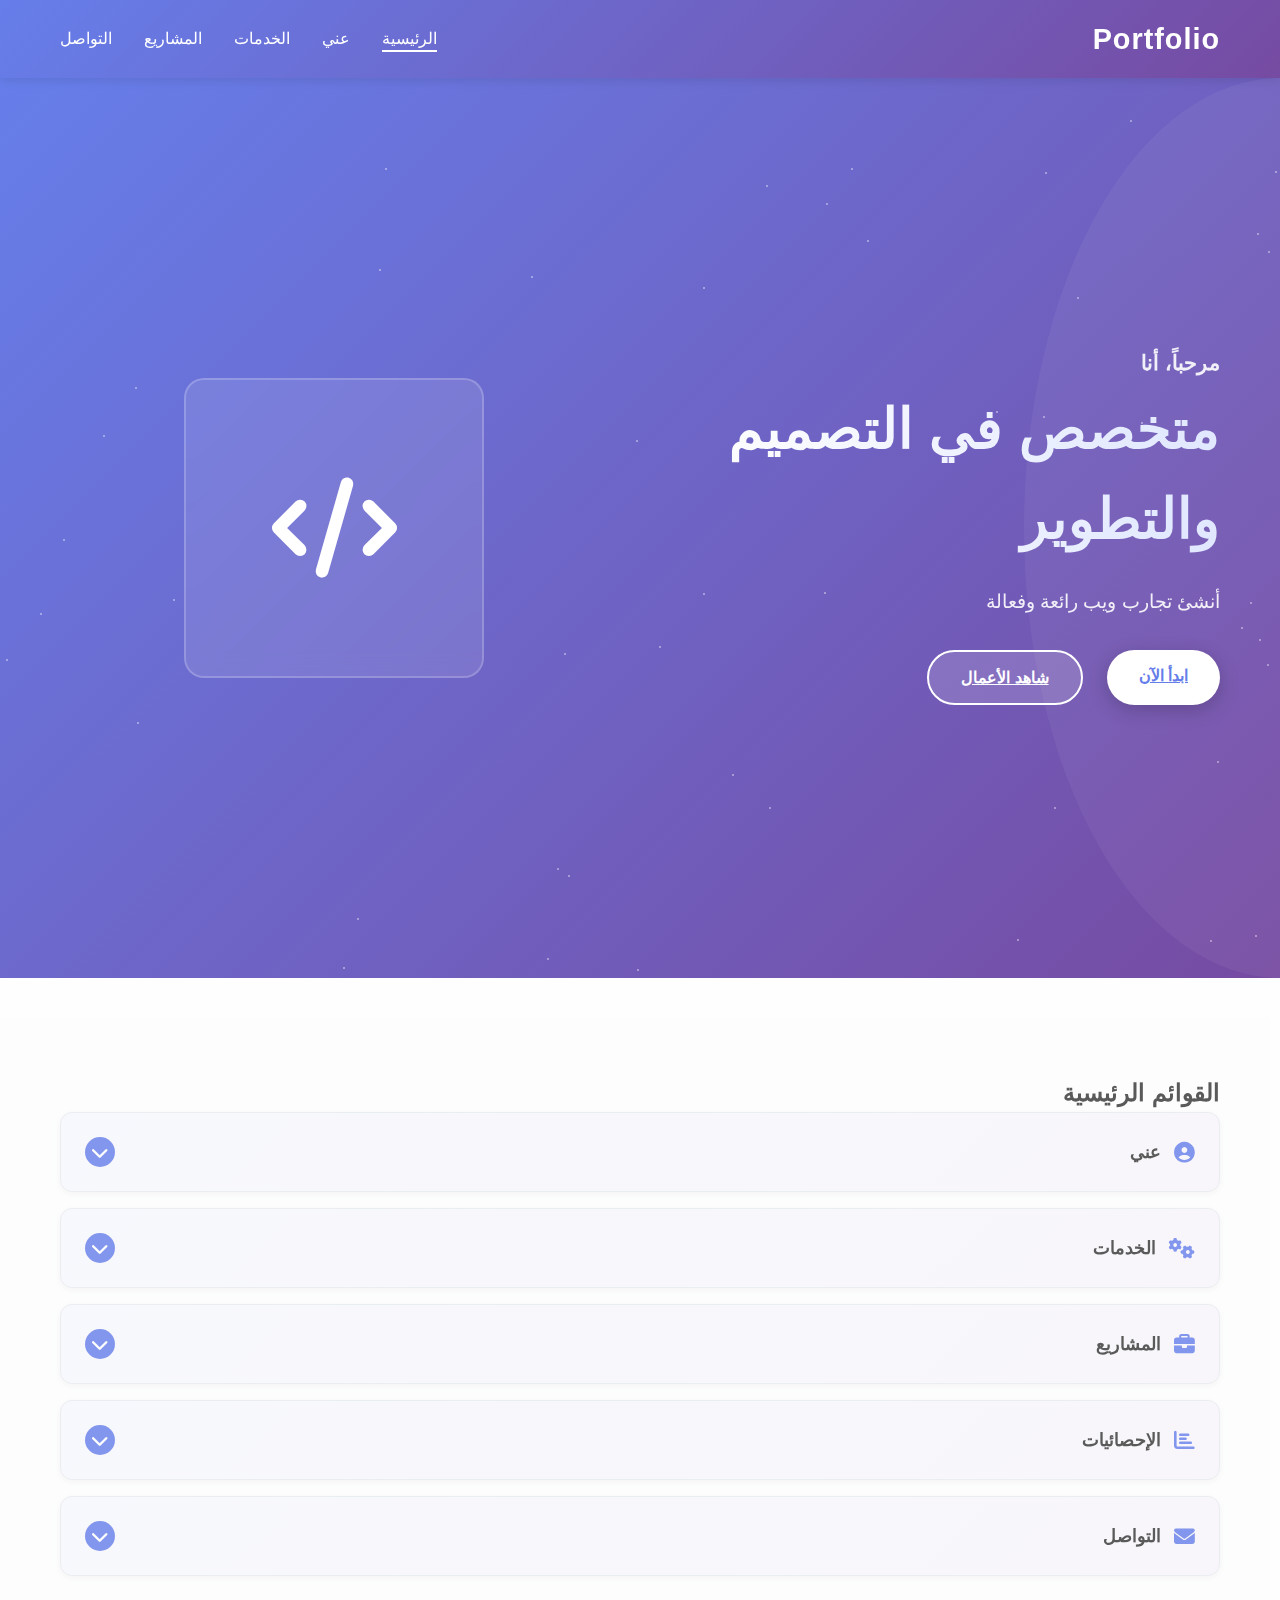
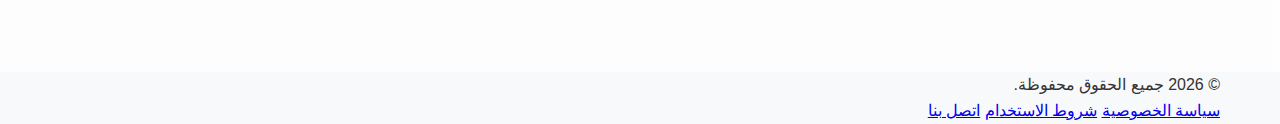
<file: index.html>
<!DOCTYPE html>
<html lang="ar" dir="rtl">
<head>
    <meta charset="UTF-8">
    <meta name="viewport" content="width=device-width, initial-scale=1.0">
    <title>موقع احترافي</title>
    <!-- CSS Files -->
    <link rel="stylesheet" href="css/base.css">
    <link rel="stylesheet" href="css/navbar.css">
    <link rel="stylesheet" href="css/hero.css">
    <link rel="stylesheet" href="css/accordion.css">
    <!-- Font Awesome -->
    <link rel="stylesheet" href="https://cdnjs.cloudflare.com/ajax/libs/font-awesome/6.4.0/css/all.min.css">
</head>
<body>
    <!-- Navbar Section -->
    <nav class="navbar">
        <div class="container">
            <div class="nav-brand">
                <h1 class="logo">Portfolio</h1>
            </div>
            <ul class="nav-menu">
                <li><a href="index.html" class="nav-link active">الرئيسية</a></li>
                <li><a href="pages/about.html" class="nav-link">عني</a></li>
                <li><a href="pages/services.html" class="nav-link">الخدمات</a></li>
                <li><a href="pages/projects.html" class="nav-link">المشاريع</a></li>
                <li><a href="pages/contact.html" class="nav-link">التواصل</a></li>
            </ul>
            <div class="hamburger">
                <span></span>
                <span></span>
                <span></span>
            </div>
        </div>
    </nav>

    <!-- Hero Section -->
    <section class="hero">
        <div class="stars"></div>
        <div class="container">
            <div class="hero-content">
                <div class="hero-text">
                    <h2 class="hero-title">مرحباً، أنا</h2>
                    <h1 class="hero-name">متخصص في التصميم والتطوير</h1>
                    <p class="hero-subtitle">أنشئ تجارب ويب رائعة وفعالة</p>
                    <div class="hero-buttons">
                        <a href="pages/contact.html" class="btn btn-primary">ابدأ الآن</a>
                        <a href="pages/projects.html" class="btn btn-secondary">شاهد الأعمال</a>
                    </div>
                </div>
                <div class="hero-image">
                    <div class="image-box">
                        <i class="fas fa-code"></i>
                    </div>
                </div>
            </div>
        </div>
    </section>

    <!-- Accordion Menus Section -->
    <section class="menus-section">
        <div class="container">
            <h2 class="section-title">القوائم الرئيسية</h2>
            <div class="accordion-container">
                <!-- About Accordion -->
                <div class="accordion-item">
                    <button class="accordion-header" onclick="toggleAccordion(this)">
                        <span class="accordion-title">
                            <i class="fas fa-user-circle"></i>
                            عني
                        </span>
                        <span class="accordion-icon">
                            <i class="fas fa-chevron-down"></i>
                        </span>
                    </button>
                    <div class="accordion-content">
                        <div class="accordion-body">
                            <p>أنا مطور ومصمم ويب متخصص في إنشاء تجارب رقمية احترافية وفعالة. مع خبرة عديدة سنوات في مجال التطوير، أقدم حلولاً مبتكرة وحديثة.</p>
                            <p style="margin-top: 1rem;">أتميز بالاهتمام بالتفاصيل والتزام بالجودة العالية في كل مشروع أعمل عليه.</p>
                            <a href="pages/about.html" class="btn btn-small">اقرأ المزيد</a>
                        </div>
                    </div>
                </div>

                <!-- Services Accordion -->
                <div class="accordion-item">
                    <button class="accordion-header" onclick="toggleAccordion(this)">
                        <span class="accordion-title">
                            <i class="fas fa-cogs"></i>
                            الخدمات
                        </span>
                        <span class="accordion-icon">
                            <i class="fas fa-chevron-down"></i>
                        </span>
                    </button>
                    <div class="accordion-content">
                        <div class="accordion-body">
                            <ul class="services-list">
                                <li><i class="fas fa-pencil-ruler"></i> تصميم الويب</li>
                                <li><i class="fas fa-code"></i> تطوير الويب</li>
                                <li><i class="fas fa-mobile-alt"></i> التصميم المتجاوب</li>
                                <li><i class="fas fa-search"></i> تحسين الأداء</li>
                                <li><i class="fas fa-sync-alt"></i> الصيانة والدعم</li>
                                <li><i class="fas fa-chart-line"></i> التحليل والإحصائيات</li>
                            </ul>
                            <a href="pages/services.html" class="btn btn-small">عرض كل الخدمات</a>
                        </div>
                    </div>
                </div>

                <!-- Projects Accordion -->
                <div class="accordion-item">
                    <button class="accordion-header" onclick="toggleAccordion(this)">
                        <span class="accordion-title">
                            <i class="fas fa-briefcase"></i>
                            المشاريع
                        </span>
                        <span class="accordion-icon">
                            <i class="fas fa-chevron-down"></i>
                        </span>
                    </button>
                    <div class="accordion-content">
                        <div class="accordion-body">
                            <ul class="projects-list">
                                <li><strong>موقع شركة</strong> - تصميم وتطوير موقع احترافي لشركة عقارية</li>
                                <li><strong>متجر إلكتروني</strong> - متجر عصري بنظام دفع آمن</li>
                                <li><strong>منصة مدونة</strong> - منصة تدوين متقدمة مع نظام تعليقات</li>
                                <li><strong>تطبيق موبايل</strong> - تطبيق جوال لإدارة المهام</li>
                                <li><strong>بوابة الخدمات</strong> - منصة تفاعلية للخدمات الحكومية</li>
                                <li><strong>منصة الفيديو</strong> - منصة بث ومشاركة فيديوهات</li>
                            </ul>
                            <a href="pages/projects.html" class="btn btn-small">عرض جميع المشاريع</a>
                        </div>
                    </div>
                </div>

                <!-- Statistics Accordion -->
                <div class="accordion-item">
                    <button class="accordion-header" onclick="toggleAccordion(this)">
                        <span class="accordion-title">
                            <i class="fas fa-chart-bar"></i>
                            الإحصائيات
                        </span>
                        <span class="accordion-icon">
                            <i class="fas fa-chevron-down"></i>
                        </span>
                    </button>
                    <div class="accordion-content">
                        <div class="accordion-body">
                            <div class="stats-grid">
                                <div class="stat-item">
                                    <h3 class="stat-number">150+</h3>
                                    <p>مشروع منجز</p>
                                </div>
                                <div class="stat-item">
                                    <h3 class="stat-number">95%</h3>
                                    <p>عملاء راضون</p>
                                </div>
                                <div class="stat-item">
                                    <h3 class="stat-number">8+</h3>
                                    <p>سنوات خبرة</p>
                                </div>
                                <div class="stat-item">
                                    <h3 class="stat-number">50+</h3>
                                    <p>عميل عالمي</p>
                                </div>
                            </div>
                        </div>
                    </div>
                </div>

                <!-- Contact Accordion -->
                <div class="accordion-item">
                    <button class="accordion-header" onclick="toggleAccordion(this)">
                        <span class="accordion-title">
                            <i class="fas fa-envelope"></i>
                            التواصل
                        </span>
                        <span class="accordion-icon">
                            <i class="fas fa-chevron-down"></i>
                        </span>
                    </button>
                    <div class="accordion-content">
                        <div class="accordion-body">
                            <div class="contact-info-list">
                                <div class="info-item">
                                    <i class="fas fa-map-marker-alt"></i>
                                    <div>
                                        <h4>العنوان</h4>
                                        <p>الإمارات العربية المتحدة</p>
                                    </div>
                                </div>
                                <div class="info-item">
                                    <i class="fas fa-envelope"></i>
                                    <div>
                                        <h4>البريد الإلكتروني</h4>
                                        <p>info@example.com</p>
                                    </div>
                                </div>
                                <div class="info-item">
                                    <i class="fas fa-phone"></i>
                                    <div>
                                        <h4>الهاتف</h4>
                                        <p>+971 50 123 4567</p>
                                    </div>
                                </div>
                            </div>
                            <a href="pages/contact.html" class="btn btn-small" style="margin-top: 1rem;">الذهاب إلى نموذج التواصل</a>
                        </div>
                    </div>
                </div>
            </div>
        </div>
    </section>

    <!-- Footer -->
    <footer class="footer">
        <div class="container">
            <p>&copy; 2026 جميع الحقوق محفوظة.</p>
            <div class="footer-links">
                <a href="#">سياسة الخصوصية</a>
                <a href="#">شروط الاستخدام</a>
                <a href="pages/contact.html">اتصل بنا</a>
            </div>
        </div>
    </footer>

    <!-- JavaScript Files -->
    <script src="js/navigation.js"></script>
    <script src="js/stars.js"></script>
    <script src="js/accordion.js"></script>
    <script src="js/utils.js"></script>
</body>
</html>
</file>
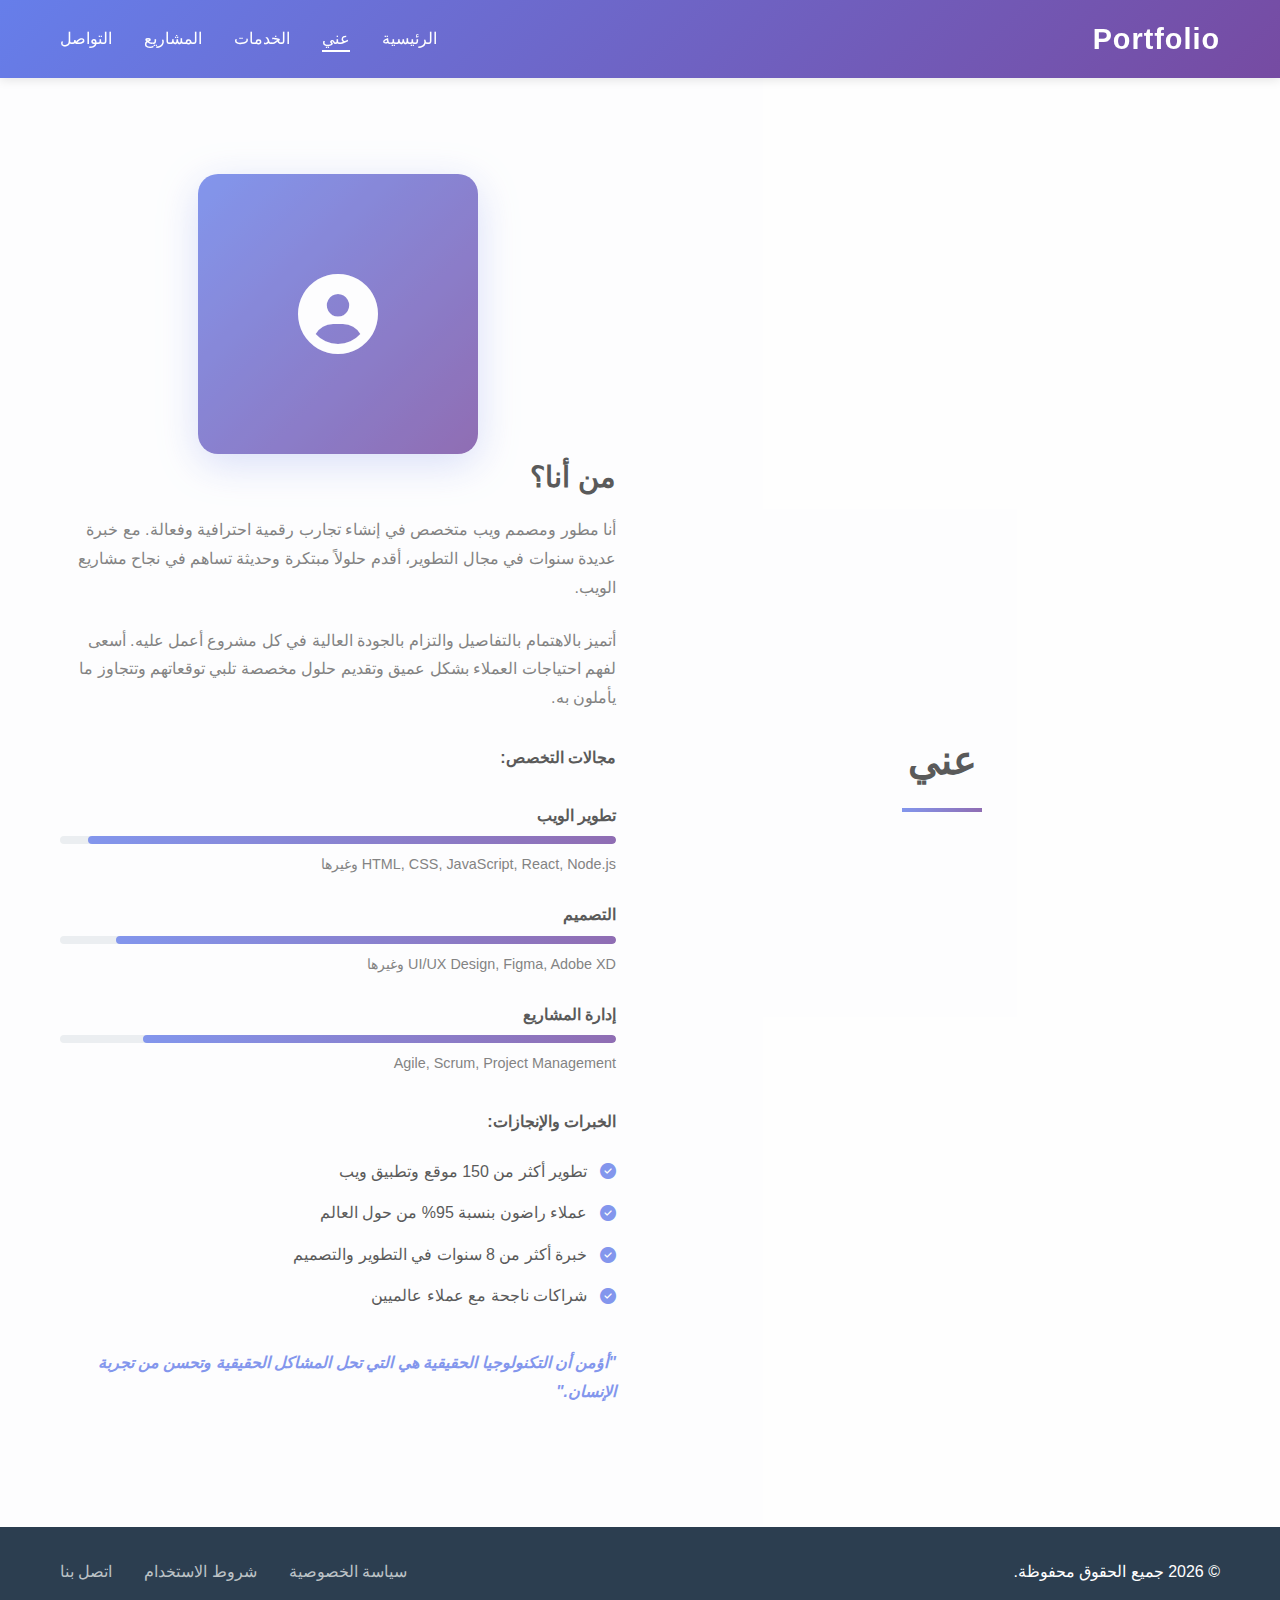
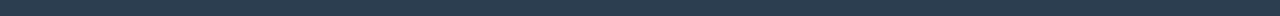
<file: pages/about.html>
<!DOCTYPE html>
<html lang="ar" dir="rtl">
<head>
    <meta charset="UTF-8">
    <meta name="viewport" content="width=device-width, initial-scale=1.0">
    <title>عني - موقع احترافي</title>
    <!-- CSS Files -->
    <link rel="stylesheet" href="../css/base.css">
    <link rel="stylesheet" href="../css/navbar.css">
    <link rel="stylesheet" href="../css/about.css">
    <link rel="stylesheet" href="../css/footer.css">
    <!-- Font Awesome -->
    <link rel="stylesheet" href="https://cdnjs.cloudflare.com/ajax/libs/font-awesome/6.4.0/css/all.min.css">
</head>
<body>
    <!-- Navbar Section -->
    <nav class="navbar">
        <div class="container">
            <div class="nav-brand">
                <h1 class="logo">Portfolio</h1>
            </div>
            <ul class="nav-menu">
                <li><a href="../index.html" class="nav-link">الرئيسية</a></li>
                <li><a href="about.html" class="nav-link active">عني</a></li>
                <li><a href="services.html" class="nav-link">الخدمات</a></li>
                <li><a href="projects.html" class="nav-link">المشاريع</a></li>
                <li><a href="contact.html" class="nav-link">التواصل</a></li>
            </ul>
            <div class="hamburger">
                <span></span>
                <span></span>
                <span></span>
            </div>
        </div>
    </nav>

    <!-- About Section -->
    <section class="about" style="min-height: 100vh; display: flex; align-items: center;">
        <div class="container">
            <h2 class="section-title">عني</h2>
            <div class="about-content">
                <div class="about-image">
                    <div class="about-img-box">
                        <i class="fas fa-user-circle"></i>
                    </div>
                </div>
                <div class="about-text">
                    <h3>من أنا؟</h3>
                    <p>أنا مطور ومصمم ويب متخصص في إنشاء تجارب رقمية احترافية وفعالة. مع خبرة عديدة سنوات في مجال التطوير، أقدم حلولاً مبتكرة وحديثة تساهم في نجاح مشاريع الويب.</p>
                    
                    <p>أتميز بالاهتمام بالتفاصيل والتزام بالجودة العالية في كل مشروع أعمل عليه. أسعى لفهم احتياجات العملاء بشكل عميق وتقديم حلول مخصصة تلبي توقعاتهم وتتجاوز ما يأملون به.</p>

                    <h4 style="margin-top: 2rem; margin-bottom: 1rem;">مجالات التخصص:</h4>
                    
                    <div class="skills">
                        <div class="skill-item">
                            <h4>تطوير الويب</h4>
                            <div class="skill-bar">
                                <div class="skill-progress" style="width: 95%"></div>
                            </div>
                            <p style="font-size: 0.9rem; color: #666; margin-top: 0.5rem;">HTML, CSS, JavaScript, React, Node.js وغيرها</p>
                        </div>
                        <div class="skill-item">
                            <h4>التصميم</h4>
                            <div class="skill-bar">
                                <div class="skill-progress" style="width: 90%"></div>
                            </div>
                            <p style="font-size: 0.9rem; color: #666; margin-top: 0.5rem;">UI/UX Design, Figma, Adobe XD وغيرها</p>
                        </div>
                        <div class="skill-item">
                            <h4>إدارة المشاريع</h4>
                            <div class="skill-bar">
                                <div class="skill-progress" style="width: 85%"></div>
                            </div>
                            <p style="font-size: 0.9rem; color: #666; margin-top: 0.5rem;">Agile, Scrum, Project Management</p>
                        </div>
                    </div>

                    <h4 style="margin-top: 2rem; margin-bottom: 1rem;">الخبرات والإنجازات:</h4>
                    <ul style="list-style: none;">
                        <li style="padding: 0.5rem 0; display: flex; gap: 0.8rem; align-items: center;">
                            <i class="fas fa-check-circle" style="color: #667eea;"></i>
                            <span>تطوير أكثر من 150 موقع وتطبيق ويب</span>
                        </li>
                        <li style="padding: 0.5rem 0; display: flex; gap: 0.8rem; align-items: center;">
                            <i class="fas fa-check-circle" style="color: #667eea;"></i>
                            <span>عملاء راضون بنسبة 95% من حول العالم</span>
                        </li>
                        <li style="padding: 0.5rem 0; display: flex; gap: 0.8rem; align-items: center;">
                            <i class="fas fa-check-circle" style="color: #667eea;"></i>
                            <span>خبرة أكثر من 8 سنوات في التطوير والتصميم</span>
                        </li>
                        <li style="padding: 0.5rem 0; display: flex; gap: 0.8rem; align-items: center;">
                            <i class="fas fa-check-circle" style="color: #667eea;"></i>
                            <span>شراكات ناجحة مع عملاء عالميين</span>
                        </li>
                    </ul>

                    <p style="margin-top: 2rem; font-style: italic; color: #667eea; font-weight: 600;">
                        "أؤمن أن التكنولوجيا الحقيقية هي التي تحل المشاكل الحقيقية وتحسن من تجربة الإنسان."
                    </p>
                </div>
            </div>
        </div>
    </section>

    <!-- Footer -->
    <footer class="footer">
        <div class="container">
            <p>&copy; 2026 جميع الحقوق محفوظة.</p>
            <div class="footer-links">
                <a href="#">سياسة الخصوصية</a>
                <a href="#">شروط الاستخدام</a>
                <a href="contact.html">اتصل بنا</a>
            </div>
        </div>
    </footer>

    <!-- JavaScript Files -->
    <script src="../js/navigation.js"></script>
    <script src="../js/utils.js"></script>
</body>
</html>
</file>
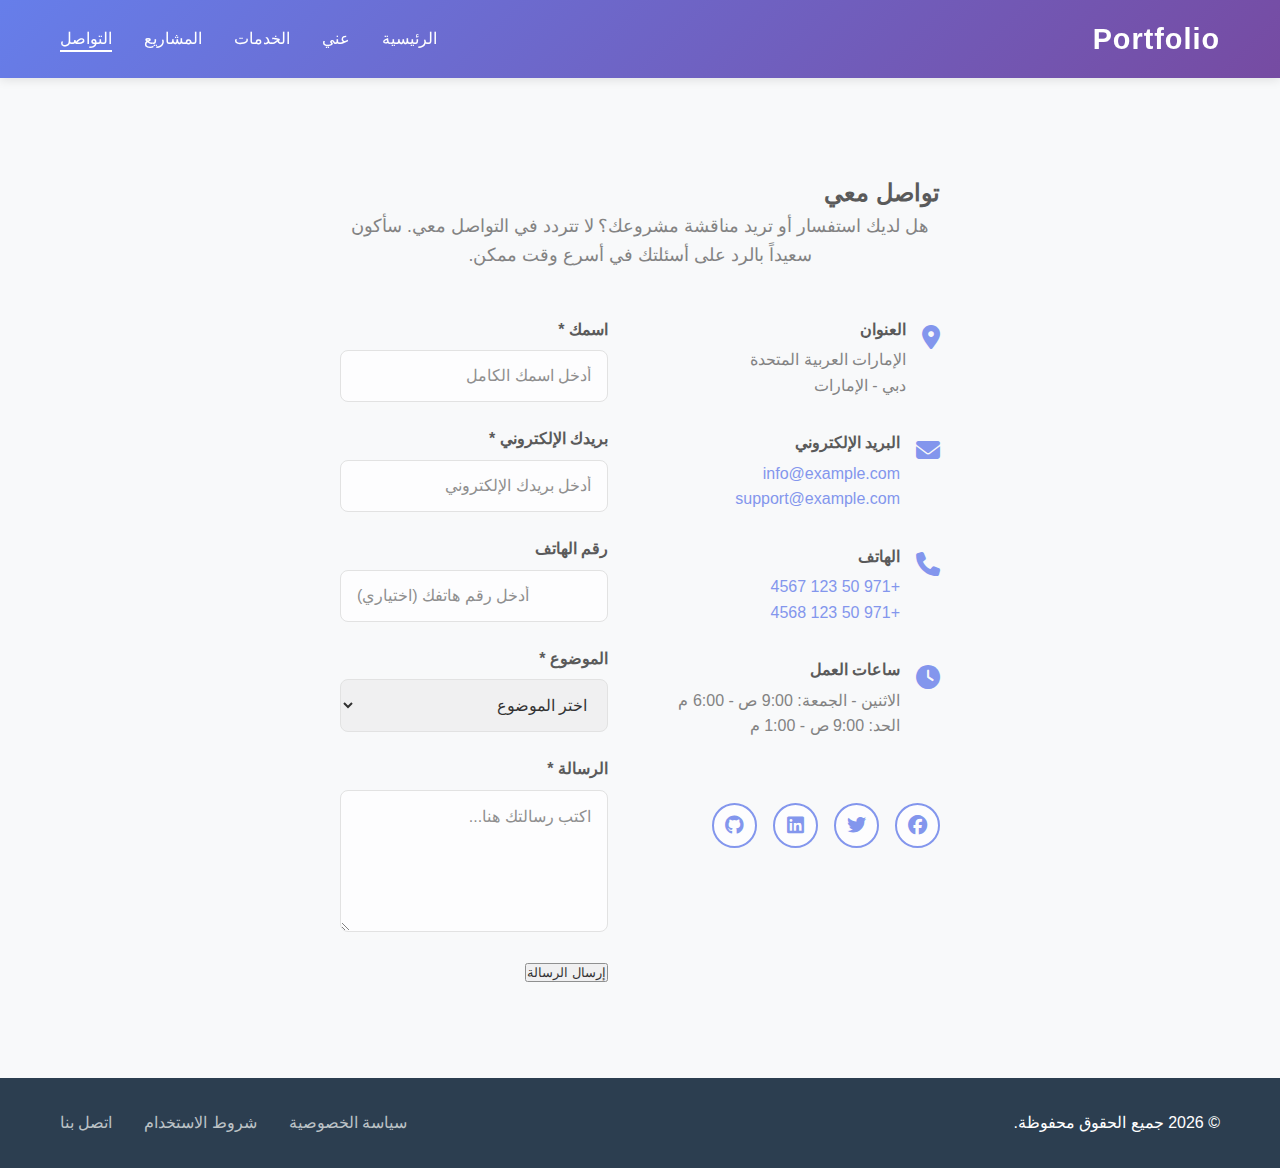
<file: pages/contact.html>
<!DOCTYPE html>
<html lang="ar" dir="rtl">
<head>
    <meta charset="UTF-8">
    <meta name="viewport" content="width=device-width, initial-scale=1.0">
    <title>التواصل - موقع احترافي</title>
    <!-- CSS Files -->
    <link rel="stylesheet" href="../css/base.css">
    <link rel="stylesheet" href="../css/navbar.css">
    <link rel="stylesheet" href="../css/contact.css">
    <link rel="stylesheet" href="../css/footer.css">
    <!-- Font Awesome -->
    <link rel="stylesheet" href="https://cdnjs.cloudflare.com/ajax/libs/font-awesome/6.4.0/css/all.min.css">
</head>
<body>
    <!-- Navbar Section -->
    <nav class="navbar">
        <div class="container">
            <div class="nav-brand">
                <h1 class="logo">Portfolio</h1>
            </div>
            <ul class="nav-menu">
                <li><a href="../index.html" class="nav-link">الرئيسية</a></li>
                <li><a href="about.html" class="nav-link">عني</a></li>
                <li><a href="services.html" class="nav-link">الخدمات</a></li>
                <li><a href="projects.html" class="nav-link">المشاريع</a></li>
                <li><a href="contact.html" class="nav-link active">التواصل</a></li>
            </ul>
            <div class="hamburger">
                <span></span>
                <span></span>
                <span></span>
            </div>
        </div>
    </nav>

    <!-- Contact Section -->
    <section class="contact" style="min-height: 100vh; display: flex; align-items: center;">
        <div class="container">
            <h2 class="section-title">تواصل معي</h2>
            <p style="text-align: center; color: #666; margin-bottom: 3rem; font-size: 1.1rem; max-width: 600px; margin-left: auto; margin-right: auto;">
                هل لديك استفسار أو تريد مناقشة مشروعك؟ لا تتردد في التواصل معي. سأكون سعيداً بالرد على أسئلتك في أسرع وقت ممكن.
            </p>
            <div class="contact-content">
                <div class="contact-info">
                    <div class="contact-item">
                        <i class="fas fa-map-marker-alt"></i>
                        <div>
                            <h4>العنوان</h4>
                            <p>الإمارات العربية المتحدة<br>دبي - الإمارات</p>
                        </div>
                    </div>
                    <div class="contact-item">
                        <i class="fas fa-envelope"></i>
                        <div>
                            <h4>البريد الإلكتروني</h4>
                            <p>
                                <a href="mailto:info@example.com" style="color: #667eea; text-decoration: none;">info@example.com</a><br>
                                <a href="mailto:support@example.com" style="color: #667eea; text-decoration: none;">support@example.com</a>
                            </p>
                        </div>
                    </div>
                    <div class="contact-item">
                        <i class="fas fa-phone"></i>
                        <div>
                            <h4>الهاتف</h4>
                            <p>
                                <a href="tel:+971501234567" style="color: #667eea; text-decoration: none;">+971 50 123 4567</a><br>
                                <a href="tel:+971501234568" style="color: #667eea; text-decoration: none;">+971 50 123 4568</a>
                            </p>
                        </div>
                    </div>
                    <div class="contact-item">
                        <i class="fas fa-clock"></i>
                        <div>
                            <h4>ساعات العمل</h4>
                            <p>الاثنين - الجمعة: 9:00 ص - 6:00 م<br>الحد: 9:00 ص - 1:00 م</p>
                        </div>
                    </div>
                    <div class="social-links" style="margin-top: 2rem;">
                        <a href="https://facebook.com" class="social-icon" title="Facebook"><i class="fab fa-facebook"></i></a>
                        <a href="https://twitter.com" class="social-icon" title="Twitter"><i class="fab fa-twitter"></i></a>
                        <a href="https://linkedin.com" class="social-icon" title="LinkedIn"><i class="fab fa-linkedin"></i></a>
                        <a href="https://github.com" class="social-icon" title="GitHub"><i class="fab fa-github"></i></a>
                    </div>
                </div>
                <form class="contact-form" id="contactForm">
                    <div class="form-group">
                        <label for="name">اسمك *</label>
                        <input type="text" id="name" placeholder="أدخل اسمك الكامل" required>
                    </div>
                    <div class="form-group">
                        <label for="email">بريدك الإلكتروني *</label>
                        <input type="email" id="email" placeholder="أدخل بريدك الإلكتروني" required>
                    </div>
                    <div class="form-group">
                        <label for="phone">رقم الهاتف</label>
                        <input type="tel" id="phone" placeholder="أدخل رقم هاتفك (اختياري)">
                    </div>
                    <div class="form-group">
                        <label for="subject">الموضوع *</label>
                        <select id="subject" required style="width: 100%; padding: 1rem; border: 1px solid #ddd; border-radius: 8px; font-family: inherit; font-size: 1rem;">
                            <option value="">اختر الموضوع</option>
                            <option value="design">طلب تصميم</option>
                            <option value="development">طلب تطوير</option>
                            <option value="consultation">استشارة</option>
                            <option value="support">دعم فني</option>
                            <option value="other">أخرى</option>
                        </select>
                    </div>
                    <div class="form-group">
                        <label for="message">الرسالة *</label>
                        <textarea id="message" placeholder="اكتب رسالتك هنا..." rows="6" required></textarea>
                    </div>
                    <button type="submit" class="btn btn-primary">إرسال الرسالة</button>
                </form>
            </div>
        </div>
    </section>

    <!-- Footer -->
    <footer class="footer">
        <div class="container">
            <p>&copy; 2026 جميع الحقوق محفوظة.</p>
            <div class="footer-links">
                <a href="#">سياسة الخصوصية</a>
                <a href="#">شروط الاستخدام</a>
                <a href="contact.html">اتصل بنا</a>
            </div>
        </div>
    </footer>

    <!-- JavaScript Files -->
    <script src="../js/navigation.js"></script>
    <script src="../js/form.js"></script>
    <script src="../js/utils.js"></script>
</body>
</html>
</file>
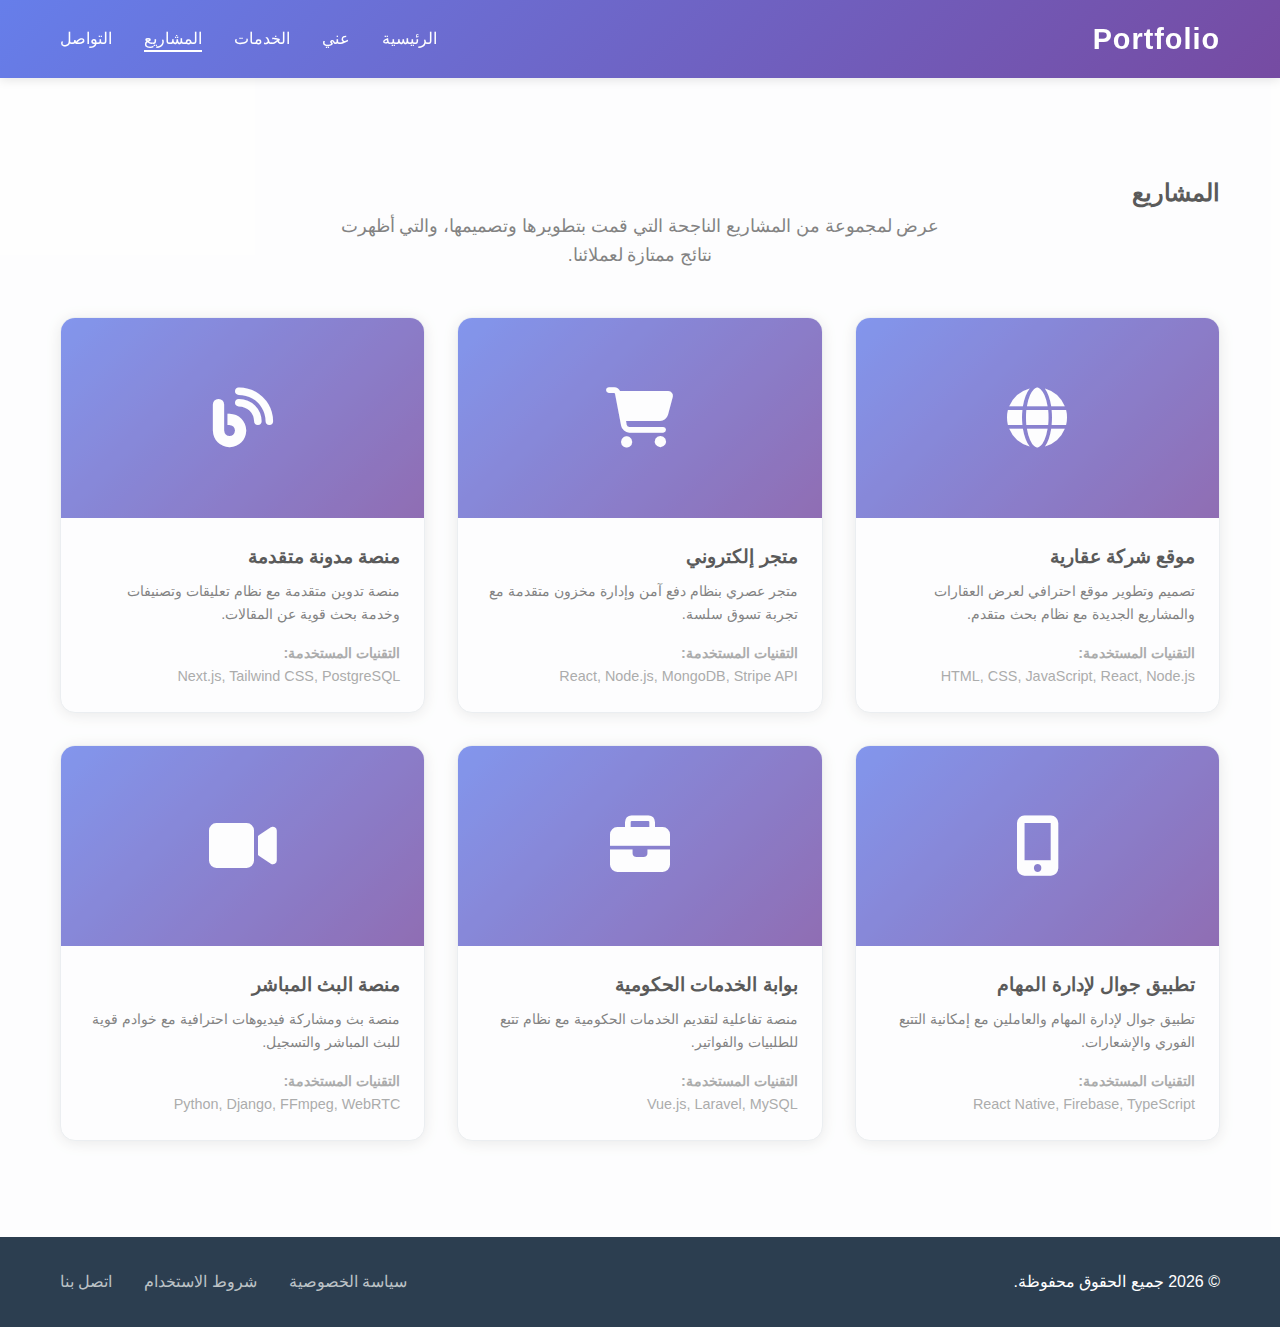
<file: pages/projects.html>
<!DOCTYPE html>
<html lang="ar" dir="rtl">
<head>
    <meta charset="UTF-8">
    <meta name="viewport" content="width=device-width, initial-scale=1.0">
    <title>المشاريع - موقع احترافي</title>
    <!-- CSS Files -->
    <link rel="stylesheet" href="../css/base.css">
    <link rel="stylesheet" href="../css/navbar.css">
    <link rel="stylesheet" href="../css/projects.css">
    <link rel="stylesheet" href="../css/footer.css">
    <!-- Font Awesome -->
    <link rel="stylesheet" href="https://cdnjs.cloudflare.com/ajax/libs/font-awesome/6.4.0/css/all.min.css">
</head>
<body>
    <!-- Navbar Section -->
    <nav class="navbar">
        <div class="container">
            <div class="nav-brand">
                <h1 class="logo">Portfolio</h1>
            </div>
            <ul class="nav-menu">
                <li><a href="../index.html" class="nav-link">الرئيسية</a></li>
                <li><a href="about.html" class="nav-link">عني</a></li>
                <li><a href="services.html" class="nav-link">الخدمات</a></li>
                <li><a href="projects.html" class="nav-link active">المشاريع</a></li>
                <li><a href="contact.html" class="nav-link">التواصل</a></li>
            </ul>
            <div class="hamburger">
                <span></span>
                <span></span>
                <span></span>
            </div>
        </div>
    </nav>

    <!-- Projects Section -->
    <section class="projects" style="min-height: 100vh;">
        <div class="container">
            <h2 class="section-title">المشاريع</h2>
            <p style="text-align: center; color: #666; margin-bottom: 3rem; font-size: 1.1rem; max-width: 600px; margin-left: auto; margin-right: auto;">
                عرض لمجموعة من المشاريع الناجحة التي قمت بتطويرها وتصميمها، والتي أظهرت نتائج ممتازة لعملائنا.
            </p>
            <div class="projects-grid">
                <div class="project-card">
                    <div class="project-image">
                        <i class="fas fa-globe"></i>
                    </div>
                    <div class="project-info">
                        <h3>موقع شركة عقارية</h3>
                        <p>تصميم وتطوير موقع احترافي لعرض العقارات والمشاريع الجديدة مع نظام بحث متقدم.</p>
                        <p style="margin-top: 1rem; color: #999; font-size: 0.9rem;">
                            <strong>التقنيات المستخدمة:</strong><br>
                            HTML, CSS, JavaScript, React, Node.js
                        </p>
                    </div>
                </div>

                <div class="project-card">
                    <div class="project-image">
                        <i class="fas fa-shopping-cart"></i>
                    </div>
                    <div class="project-info">
                        <h3>متجر إلكتروني</h3>
                        <p>متجر عصري بنظام دفع آمن وإدارة مخزون متقدمة مع تجربة تسوق سلسة.</p>
                        <p style="margin-top: 1rem; color: #999; font-size: 0.9rem;">
                            <strong>التقنيات المستخدمة:</strong><br>
                            React, Node.js, MongoDB, Stripe API
                        </p>
                    </div>
                </div>

                <div class="project-card">
                    <div class="project-image">
                        <i class="fas fa-blog"></i>
                    </div>
                    <div class="project-info">
                        <h3>منصة مدونة متقدمة</h3>
                        <p>منصة تدوين متقدمة مع نظام تعليقات وتصنيفات وخدمة بحث قوية عن المقالات.</p>
                        <p style="margin-top: 1rem; color: #999; font-size: 0.9rem;">
                            <strong>التقنيات المستخدمة:</strong><br>
                            Next.js, Tailwind CSS, PostgreSQL
                        </p>
                    </div>
                </div>

                <div class="project-card">
                    <div class="project-image">
                        <i class="fas fa-mobile-alt"></i>
                    </div>
                    <div class="project-info">
                        <h3>تطبيق جوال لإدارة المهام</h3>
                        <p>تطبيق جوال لإدارة المهام والعاملين مع إمكانية التتبع الفوري والإشعارات.</p>
                        <p style="margin-top: 1rem; color: #999; font-size: 0.9rem;">
                            <strong>التقنيات المستخدمة:</strong><br>
                            React Native, Firebase, TypeScript
                        </p>
                    </div>
                </div>

                <div class="project-card">
                    <div class="project-image">
                        <i class="fas fa-briefcase"></i>
                    </div>
                    <div class="project-info">
                        <h3>بوابة الخدمات الحكومية</h3>
                        <p>منصة تفاعلية لتقديم الخدمات الحكومية مع نظام تتبع للطلبيات والفواتير.</p>
                        <p style="margin-top: 1rem; color: #999; font-size: 0.9rem;">
                            <strong>التقنيات المستخدمة:</strong><br>
                            Vue.js, Laravel, MySQL
                        </p>
                    </div>
                </div>

                <div class="project-card">
                    <div class="project-image">
                        <i class="fas fa-video"></i>
                    </div>
                    <div class="project-info">
                        <h3>منصة البث المباشر</h3>
                        <p>منصة بث ومشاركة فيديوهات احترافية مع خوادم قوية للبث المباشر والتسجيل.</p>
                        <p style="margin-top: 1rem; color: #999; font-size: 0.9rem;">
                            <strong>التقنيات المستخدمة:</strong><br>
                            Python, Django, FFmpeg, WebRTC
                        </p>
                    </div>
                </div>
            </div>
        </div>
    </section>

    <!-- Footer -->
    <footer class="footer">
        <div class="container">
            <p>&copy; 2026 جميع الحقوق محفوظة.</p>
            <div class="footer-links">
                <a href="#">سياسة الخصوصية</a>
                <a href="#">شروط الاستخدام</a>
                <a href="contact.html">اتصل بنا</a>
            </div>
        </div>
    </footer>

    <!-- JavaScript Files -->
    <script src="../js/navigation.js"></script>
    <script src="../js/utils.js"></script>
</body>
</html>
</file>
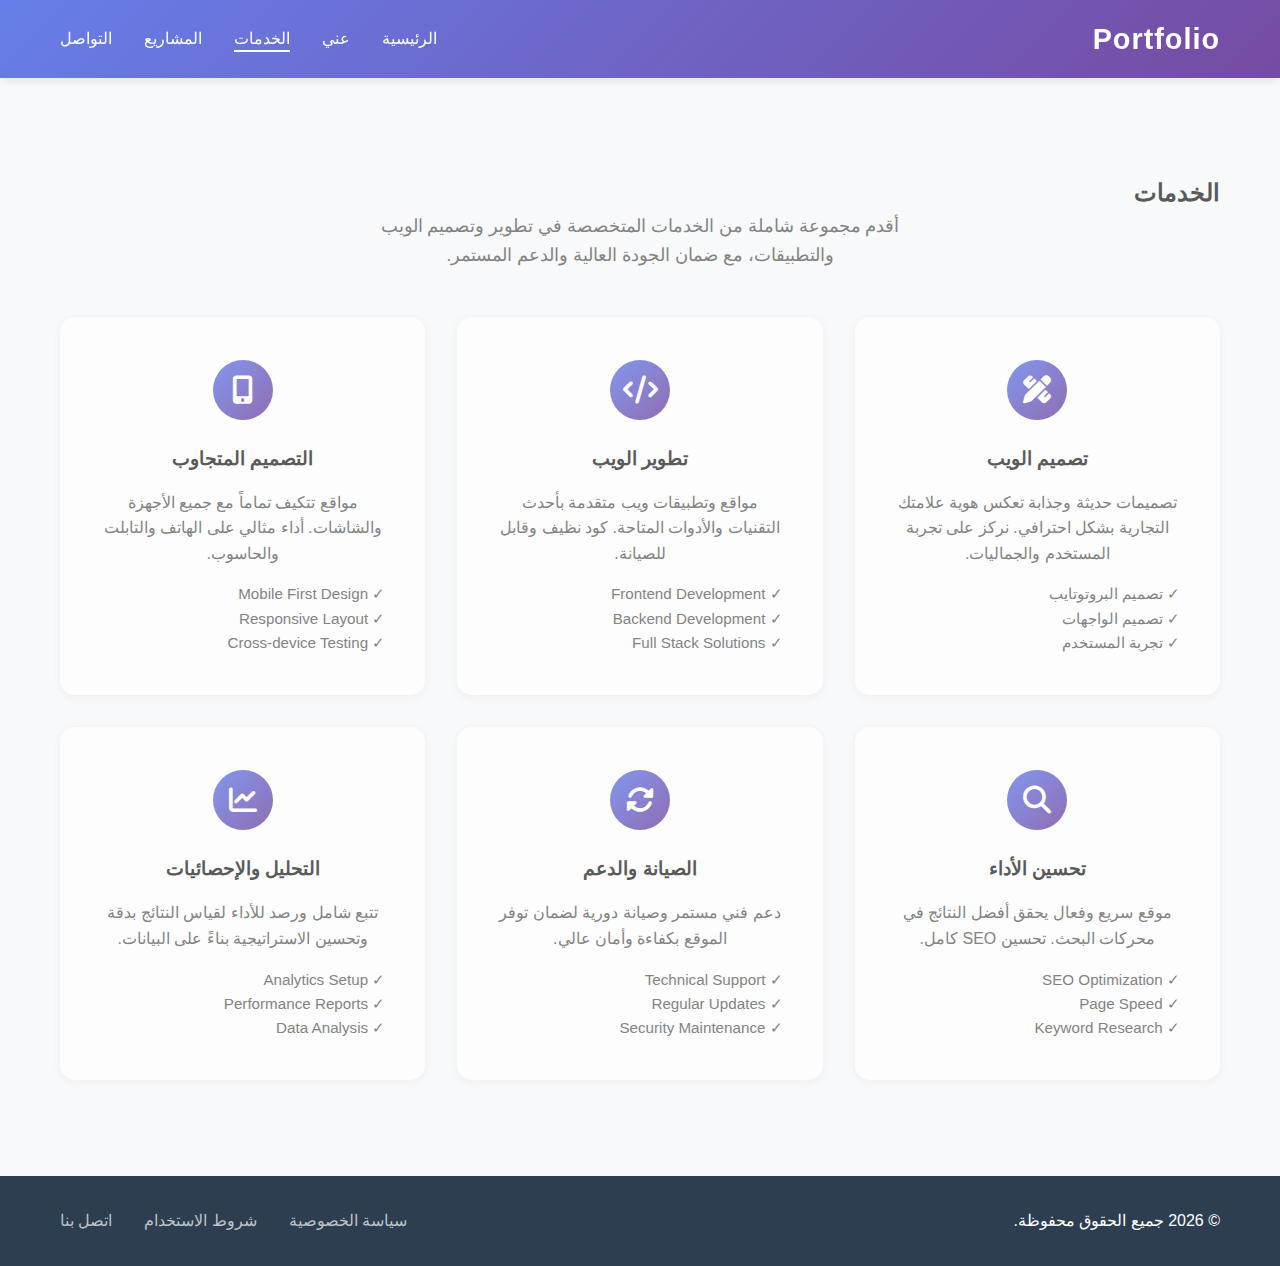
<file: pages/services.html>
<!DOCTYPE html>
<html lang="ar" dir="rtl">
<head>
    <meta charset="UTF-8">
    <meta name="viewport" content="width=device-width, initial-scale=1.0">
    <title>الخدمات - موقع احترافي</title>
    <!-- CSS Files -->
    <link rel="stylesheet" href="../css/base.css">
    <link rel="stylesheet" href="../css/navbar.css">
    <link rel="stylesheet" href="../css/services.css">
    <link rel="stylesheet" href="../css/footer.css">
    <!-- Font Awesome -->
    <link rel="stylesheet" href="https://cdnjs.cloudflare.com/ajax/libs/font-awesome/6.4.0/css/all.min.css">
</head>
<body>
    <!-- Navbar Section -->
    <nav class="navbar">
        <div class="container">
            <div class="nav-brand">
                <h1 class="logo">Portfolio</h1>
            </div>
            <ul class="nav-menu">
                <li><a href="../index.html" class="nav-link">الرئيسية</a></li>
                <li><a href="about.html" class="nav-link">عني</a></li>
                <li><a href="services.html" class="nav-link active">الخدمات</a></li>
                <li><a href="projects.html" class="nav-link">المشاريع</a></li>
                <li><a href="contact.html" class="nav-link">التواصل</a></li>
            </ul>
            <div class="hamburger">
                <span></span>
                <span></span>
                <span></span>
            </div>
        </div>
    </nav>

    <!-- Services Section -->
    <section class="services" style="min-height: 100vh;">
        <div class="container">
            <h2 class="section-title">الخدمات</h2>
            <p style="text-align: center; color: #666; margin-bottom: 3rem; font-size: 1.1rem; max-width: 600px; margin-left: auto; margin-right: auto;">
                أقدم مجموعة شاملة من الخدمات المتخصصة في تطوير وتصميم الويب والتطبيقات، مع ضمان الجودة العالية والدعم المستمر.
            </p>
            <div class="services-grid">
                <div class="service-card">
                    <div class="service-icon">
                        <i class="fas fa-pencil-ruler"></i>
                    </div>
                    <h3>تصميم الويب</h3>
                    <p>تصميمات حديثة وجذابة تعكس هوية علامتك التجارية بشكل احترافي. نركز على تجربة المستخدم والجماليات.</p>
                    <ul style="list-style: none; text-align: right; margin-top: 1rem; color: #666; font-size: 0.95rem;">
                        <li>✓ تصميم البروتوتايب</li>
                        <li>✓ تصميم الواجهات</li>
                        <li>✓ تجربة المستخدم</li>
                    </ul>
                </div>

                <div class="service-card">
                    <div class="service-icon">
                        <i class="fas fa-code"></i>
                    </div>
                    <h3>تطوير الويب</h3>
                    <p>مواقع وتطبيقات ويب متقدمة بأحدث التقنيات والأدوات المتاحة. كود نظيف وقابل للصيانة.</p>
                    <ul style="list-style: none; text-align: right; margin-top: 1rem; color: #666; font-size: 0.95rem;">
                        <li>✓ Frontend Development</li>
                        <li>✓ Backend Development</li>
                        <li>✓ Full Stack Solutions</li>
                    </ul>
                </div>

                <div class="service-card">
                    <div class="service-icon">
                        <i class="fas fa-mobile-alt"></i>
                    </div>
                    <h3>التصميم المتجاوب</h3>
                    <p>مواقع تتكيف تماماً مع جميع الأجهزة والشاشات. أداء مثالي على الهاتف والتابلت والحاسوب.</p>
                    <ul style="list-style: none; text-align: right; margin-top: 1rem; color: #666; font-size: 0.95rem;">
                        <li>✓ Mobile First Design</li>
                        <li>✓ Responsive Layout</li>
                        <li>✓ Cross-device Testing</li>
                    </ul>
                </div>

                <div class="service-card">
                    <div class="service-icon">
                        <i class="fas fa-search"></i>
                    </div>
                    <h3>تحسين الأداء</h3>
                    <p>موقع سريع وفعال يحقق أفضل النتائج في محركات البحث. تحسين SEO كامل.</p>
                    <ul style="list-style: none; text-align: right; margin-top: 1rem; color: #666; font-size: 0.95rem;">
                        <li>✓ SEO Optimization</li>
                        <li>✓ Page Speed</li>
                        <li>✓ Keyword Research</li>
                    </ul>
                </div>

                <div class="service-card">
                    <div class="service-icon">
                        <i class="fas fa-sync-alt"></i>
                    </div>
                    <h3>الصيانة والدعم</h3>
                    <p>دعم فني مستمر وصيانة دورية لضمان توفر الموقع بكفاءة وأمان عالي.</p>
                    <ul style="list-style: none; text-align: right; margin-top: 1rem; color: #666; font-size: 0.95rem;">
                        <li>✓ Technical Support</li>
                        <li>✓ Regular Updates</li>
                        <li>✓ Security Maintenance</li>
                    </ul>
                </div>

                <div class="service-card">
                    <div class="service-icon">
                        <i class="fas fa-chart-line"></i>
                    </div>
                    <h3>التحليل والإحصائيات</h3>
                    <p>تتبع شامل ورصد للأداء لقياس النتائج بدقة وتحسين الاستراتيجية بناءً على البيانات.</p>
                    <ul style="list-style: none; text-align: right; margin-top: 1rem; color: #666; font-size: 0.95rem;">
                        <li>✓ Analytics Setup</li>
                        <li>✓ Performance Reports</li>
                        <li>✓ Data Analysis</li>
                    </ul>
                </div>
            </div>
        </div>
    </section>

    <!-- Footer -->
    <footer class="footer">
        <div class="container">
            <p>&copy; 2026 جميع الحقوق محفوظة.</p>
            <div class="footer-links">
                <a href="#">سياسة الخصوصية</a>
                <a href="#">شروط الاستخدام</a>
                <a href="contact.html">اتصل بنا</a>
            </div>
        </div>
    </footer>

    <!-- JavaScript Files -->
    <script src="../js/navigation.js"></script>
    <script src="../js/utils.js"></script>
</body>
</html>
</file>
<file: css/base.css>
/* ==================== Base Styles ==================== */
* {
    margin: 0;
    padding: 0;
    box-sizing: border-box;
}

body {
    font-family: 'Segoe UI', Tahoma, Geneva, Verdana, sans-serif;
    line-height: 1.6;
    color: #333;
    background: #f8f9fa;
}

.container {
    max-width: 1200px;
    margin: 0 auto;
    padding: 0 20px;
}
</file>
<file: css/navbar.css>
/* ==================== Navbar Styles ==================== */
.navbar {
    background: linear-gradient(135deg, #667eea 0%, #764ba2 100%);
    padding: 1rem 0;
    position: sticky;
    top: 0;
    z-index: 1000;
    box-shadow: 0 2px 10px rgba(0, 0, 0, 0.1);
}

.navbar .container {
    display: flex;
    justify-content: space-between;
    align-items: center;
}

.logo {
    color: white;
    font-size: 1.8rem;
    font-weight: 700;
    letter-spacing: 1px;
}

.nav-menu {
    display: flex;
    list-style: none;
    gap: 2rem;
}

.nav-link {
    color: white;
    text-decoration: none;
    font-weight: 500;
    transition: all 0.3s ease;
    position: relative;
}

.nav-link::after {
    content: '';
    position: absolute;
    bottom: -5px;
    right: 0;
    width: 0;
    height: 2px;
    background: #fff;
    transition: width 0.3s ease;
}

.nav-link:hover::after,
.nav-link.active::after {
    width: 100%;
}

.hamburger {
    display: none;
    flex-direction: column;
    cursor: pointer;
    gap: 5px;
}

.hamburger span {
    width: 25px;
    height: 3px;
    background: white;
    border-radius: 3px;
    transition: 0.3s;
}

@media (max-width: 768px) {
    .hamburger {
        display: flex;
    }

    .nav-menu {
        position: fixed;
        left: -100%;
        top: 70px;
        flex-direction: column;
        background: linear-gradient(135deg, #667eea 0%, #764ba2 100%);
        width: 100%;
        text-align: center;
        transition: 0.3s;
        box-shadow: 0 10px 27px rgba(0, 0, 0, 0.05);
        padding: 2rem 0;
        gap: 1rem;
    }

    .nav-menu.active {
        left: 0;
    }
}
</file>
<file: css/hero.css>
/* ==================== Hero Section Styles ==================== */
.stars {
    position: absolute;
    width: 2px;
    height: 2px;
    background: rgba(255, 255, 255, 0.5);
    border-radius: 50%;
    animation: twinkle 3s infinite;
}

@keyframes twinkle {
    0%, 100% { opacity: 0.3; }
    50% { opacity: 1; }
}

.hero {
    background: linear-gradient(135deg, #667eea 0%, #764ba2 100%);
    color: white;
    padding: 8rem 0;
    min-height: 100vh;
    display: flex;
    align-items: center;
    position: relative;
    overflow: hidden;
}

.hero::before {
    content: '';
    position: absolute;
    top: 0;
    right: -20%;
    width: 40%;
    height: 100%;
    background: rgba(255, 255, 255, 0.05);
    border-radius: 50%;
    animation: float 8s ease-in-out infinite;
}

@keyframes float {
    0%, 100% { transform: translateY(0px); }
    50% { transform: translateY(30px); }
}

.hero .container {
    display: grid;
    grid-template-columns: 1fr 1fr;
    gap: 4rem;
    align-items: center;
    position: relative;
    z-index: 2;
}

.hero-content {
    display: contents;
}

.hero-text h2 {
    font-size: 1.3rem;
    opacity: 0.9;
    margin-bottom: 0.5rem;
}

.hero-title {
    font-size: 3.5rem;
    font-weight: 800;
    margin-bottom: 1rem;
    line-height: 1.2;
}

.hero-name {
    font-size: 3.5rem;
    font-weight: 700;
    background: linear-gradient(to right, #fff, #e0e7ff);
    -webkit-background-clip: text;
    -webkit-text-fill-color: transparent;
    background-clip: text;
    margin-bottom: 1.5rem;
}

.hero-subtitle {
    font-size: 1.2rem;
    opacity: 0.9;
    margin-bottom: 2rem;
}

.hero-buttons {
    display: flex;
    gap: 1.5rem;
}

.btn {
    padding: 0.8rem 2rem;
    border: none;
    border-radius: 50px;
    font-size: 1rem;
    font-weight: 600;
    cursor: pointer;
    transition: all 0.3s ease;
    display: inline-block;
}

.btn-primary {
    background: white;
    color: #667eea;
    box-shadow: 0 5px 20px rgba(0, 0, 0, 0.2);
}

.btn-primary:hover {
    transform: translateY(-3px);
    box-shadow: 0 10px 30px rgba(0, 0, 0, 0.3);
}

.btn-secondary {
    background: rgba(255, 255, 255, 0.15);
    color: white;
    border: 2px solid white;
}

.btn-secondary:hover {
    background: rgba(255, 255, 255, 0.25);
}

.hero-image {
    display: flex;
    justify-content: center;
    align-items: center;
}

.image-box {
    width: 300px;
    height: 300px;
    background: rgba(255, 255, 255, 0.1);
    border-radius: 20px;
    display: flex;
    align-items: center;
    justify-content: center;
    font-size: 100px;
    backdrop-filter: blur(10px);
    border: 2px solid rgba(255, 255, 255, 0.2);
    animation: pulse 3s ease-in-out infinite;
}

@keyframes pulse {
    0%, 100% { transform: scale(1); }
    50% { transform: scale(1.05); }
}

@media (max-width: 768px) {
    .hero .container {
        grid-template-columns: 1fr;
        padding: 2rem 0;
    }

    .hero-title,
    .hero-name {
        font-size: 2rem;
    }

    .hero-image {
        display: none;
    }

    .hero-buttons {
        flex-direction: column;
    }
}

@media (max-width: 480px) {
    .hero-title,
    .hero-name {
        font-size: 1.5rem;
    }
}
</file>
<file: css/accordion.css>
/* ==================== Accordion Styles ==================== */
.menus-section {
    padding: 6rem 0;
    background: white;
}

.accordion-container {
    display: grid;
    gap: 1rem;
}

.accordion-item {
    border: 1px solid #e9ecef;
    border-radius: 12px;
    overflow: hidden;
    background: white;
    box-shadow: 0 2px 8px rgba(0, 0, 0, 0.05);
    transition: all 0.3s ease;
}

.accordion-item:hover {
    box-shadow: 0 4px 16px rgba(102, 126, 234, 0.15);
}

.accordion-header {
    width: 100%;
    padding: 1.5rem;
    background: linear-gradient(135deg, rgba(102, 126, 234, 0.05) 0%, rgba(118, 75, 162, 0.05) 100%);
    border: none;
    display: flex;
    justify-content: space-between;
    align-items: center;
    cursor: pointer;
    transition: all 0.3s ease;
    font-size: 1.1rem;
    font-weight: 600;
}

.accordion-header:hover {
    background: linear-gradient(135deg, rgba(102, 126, 234, 0.1) 0%, rgba(118, 75, 162, 0.1) 100%);
}

.accordion-title {
    display: flex;
    align-items: center;
    gap: 0.8rem;
    color: #333;
    text-align: right;
    flex: 1;
}

.accordion-title i {
    font-size: 1.3rem;
    color: #667eea;
}

.accordion-icon {
    display: flex;
    align-items: center;
    justify-content: center;
    width: 30px;
    height: 30px;
    background: #667eea;
    color: white;
    border-radius: 50%;
    transition: transform 0.3s ease;
}

.accordion-header.active .accordion-icon {
    transform: rotate(180deg);
}

.accordion-content {
    max-height: 0;
    overflow: hidden;
    transition: max-height 0.3s ease;
}

.accordion-item.active .accordion-content {
    max-height: 2000px;
}

.accordion-body {
    padding: 1.5rem;
    color: #666;
    line-height: 1.8;
    border-top: 1px solid #e9ecef;
}

.accordion-body p {
    margin-bottom: 1rem;
}

.accordion-body p:last-of-type {
    margin-bottom: 1.5rem;
}

.services-list,
.projects-list {
    list-style: none;
    margin-bottom: 1.5rem;
}

.services-list li,
.projects-list li {
    padding: 0.8rem 0;
    padding-right: 1rem;
    border-bottom: 1px solid #f0f0f0;
    display: flex;
    align-items: center;
    gap: 0.8rem;
}

.services-list li:last-child,
.projects-list li:last-child {
    border-bottom: none;
}

.services-list i {
    color: #667eea;
    font-size: 1.1rem;
    min-width: 20px;
}

.projects-list {
    padding-right: 1rem;
}

.projects-list li strong {
    color: #333;
}

.contact-info-list {
    display: grid;
    gap: 1.5rem;
    margin-bottom: 1.5rem;
}

.info-item {
    display: flex;
    gap: 1rem;
    align-items: flex-start;
}

.info-item i {
    color: #667eea;
    font-size: 1.3rem;
    margin-top: 0.2rem;
    min-width: 25px;
}

.info-item h4 {
    margin-bottom: 0.3rem;
    color: #333;
}

.info-item p {
    margin: 0;
    color: #666;
}

.btn-small {
    display: inline-block;
    padding: 0.6rem 1.2rem;
    background: linear-gradient(135deg, #667eea 0%, #764ba2 100%);
    color: white;
    border: none;
    border-radius: 6px;
    text-decoration: none;
    font-size: 0.9rem;
    font-weight: 600;
    cursor: pointer;
    transition: all 0.3s ease;
}

.btn-small:hover {
    transform: translateY(-2px);
    box-shadow: 0 4px 12px rgba(102, 126, 234, 0.4);
}

/* Accordion stats section */
.accordion-body .stats-grid {
    display: grid;
    grid-template-columns: repeat(auto-fit, minmax(150px, 1fr));
    gap: 1rem;
    margin: 0;
}

.accordion-body .stat-item {
    text-align: center;
    padding: 1rem;
    background: #f8f9fa;
    border-radius: 8px;
}

.accordion-body .stat-number {
    font-size: 1.8rem;
    color: #667eea;
    margin-bottom: 0.5rem;
}

.accordion-body .stat-item p {
    margin: 0;
    font-size: 0.9rem;
}

@media (max-width: 768px) {
    .accordion-header {
        padding: 1rem;
    }

    .accordion-title {
        font-size: 1rem;
    }

    .accordion-body {
        padding: 1rem;
    }

    .accordion-body .stats-grid {
        grid-template-columns: repeat(2, 1fr);
    }
}
</file>
<file: css/about.css>
/* ==================== Common Section Styles ==================== */
.section-title {
    text-align: center;
    font-size: 2.5rem;
    font-weight: 700;
    margin-bottom: 4rem;
    color: #333;
    position: relative;
}

.section-title::after {
    content: '';
    display: block;
    width: 80px;
    height: 4px;
    background: linear-gradient(90deg, #667eea, #764ba2);
    margin: 1rem auto 0;
}

/* ==================== About Section Styles ==================== */
.about {
    padding: 6rem 0;
    background: white;
}

.about .container {
    display: grid;
    grid-template-columns: 1fr 1fr;
    gap: 3rem;
    align-items: center;
}

.about-image {
    display: flex;
    justify-content: center;
}

.about-img-box {
    width: 280px;
    height: 280px;
    background: linear-gradient(135deg, #667eea 0%, #764ba2 100%);
    border-radius: 20px;
    display: flex;
    align-items: center;
    justify-content: center;
    font-size: 80px;
    color: white;
    box-shadow: 0 10px 40px rgba(102, 126, 234, 0.3);
}

.about-text h3 {
    font-size: 1.8rem;
    margin-bottom: 1rem;
    color: #333;
}

.about-text p {
    margin-bottom: 1.5rem;
    color: #666;
    line-height: 1.8;
}

.skills {
    margin-top: 2rem;
}

.skill-item {
    margin-bottom: 1.5rem;
}

.skill-item h4 {
    margin-bottom: 0.5rem;
    color: #333;
}

.skill-bar {
    width: 100%;
    height: 8px;
    background: #e9ecef;
    border-radius: 10px;
    overflow: hidden;
}

.skill-progress {
    height: 100%;
    background: linear-gradient(90deg, #667eea, #764ba2);
    border-radius: 10px;
    animation: growUp 1s ease-in-out;
}

@keyframes growUp {
    0% { width: 0; }
}

@media (max-width: 768px) {
    .about .container {
        grid-template-columns: 1fr;
    }

    .about-img-box {
        width: 200px;
        height: 200px;
        font-size: 60px;
    }

    .section-title {
        font-size: 2rem;
    }
}
</file>
<file: css/footer.css>
/* ==================== Footer Styles ==================== */
.footer {
    background: #2c3e50;
    color: white;
    text-align: center;
    padding: 2rem 0;
}

.footer .container {
    display: flex;
    justify-content: space-between;
    align-items: center;
}

.footer-links {
    display: flex;
    gap: 2rem;
}

.footer-links a {
    color: #bdc3c7;
    text-decoration: none;
    transition: color 0.3s ease;
}

.footer-links a:hover {
    color: white;
}

::-webkit-scrollbar {
    width: 10px;
}

::-webkit-scrollbar-track {
    background: #f1f1f1;
}

::-webkit-scrollbar-thumb {
    background: linear-gradient(135deg, #667eea 0%, #764ba2 100%);
    border-radius: 5px;
}

::-webkit-scrollbar-thumb:hover {
    background: #764ba2;
}

@media (max-width: 768px) {
    .footer .container {
        flex-direction: column;
        gap: 1rem;
    }
}
</file>
<file: css/contact.css>
/* ==================== Contact Section Styles ==================== */
.contact {
    padding: 6rem 0;
    background: #f8f9fa;
}

.contact-content {
    display: grid;
    grid-template-columns: 1fr 1fr;
    gap: 4rem;
    align-items: start;
}

.contact-info {
    display: flex;
    flex-direction: column;
    gap: 2rem;
}

.contact-item {
    display: flex;
    gap: 1rem;
    align-items: flex-start;
}

.contact-item i {
    font-size: 1.5rem;
    color: #667eea;
    margin-top: 0.5rem;
}

.contact-item h4 {
    margin-bottom: 0.3rem;
}

.contact-item p {
    color: #666;
}

.social-links {
    display: flex;
    gap: 1rem;
    margin-top: 1rem;
}

.social-icon {
    width: 45px;
    height: 45px;
    background: white;
    border: 2px solid #667eea;
    border-radius: 50%;
    display: flex;
    align-items: center;
    justify-content: center;
    color: #667eea;
    text-decoration: none;
    transition: all 0.3s ease;
    font-size: 1.2rem;
}

.social-icon:hover {
    background: #667eea;
    color: white;
}

.contact-form {
    display: flex;
    flex-direction: column;
    gap: 1.5rem;
}

.form-group input,
.form-group textarea {
    width: 100%;
    padding: 1rem;
    border: 1px solid #ddd;
    border-radius: 8px;
    font-family: inherit;
    font-size: 1rem;
    transition: all 0.3s ease;
}

.form-group label {
    display: block;
    margin-bottom: 0.5rem;
    font-weight: 600;
    color: #333;
}

.form-group input:focus,
.form-group textarea:focus {
    outline: none;
    border-color: #667eea;
    box-shadow: 0 0 0 3px rgba(102, 126, 234, 0.1);
}

.contact-form .btn {
    align-self: flex-start;
}

@media (max-width: 768px) {
    .contact-content {
        grid-template-columns: 1fr;
        gap: 2rem;
    }
}
</file>
<file: css/projects.css>
/* ==================== Projects Section Styles ==================== */
.projects {
    padding: 6rem 0;
    background: white;
}

.projects-grid {
    display: grid;
    grid-template-columns: repeat(auto-fit, minmax(300px, 1fr));
    gap: 2rem;
}

.project-card {
    background: white;
    border-radius: 15px;
    overflow: hidden;
    box-shadow: 0 2px 15px rgba(0, 0, 0, 0.1);
    transition: all 0.3s ease;
    border: 1px solid #e9ecef;
}

.project-card:hover {
    transform: translateY(-10px);
    box-shadow: 0 15px 40px rgba(0, 0, 0, 0.15);
}

.project-image {
    width: 100%;
    height: 200px;
    background: linear-gradient(135deg, #667eea 0%, #764ba2 100%);
    display: flex;
    align-items: center;
    justify-content: center;
    font-size: 60px;
    color: white;
    position: relative;
    overflow: hidden;
}

.project-image::after {
    content: '';
    position: absolute;
    width: 100%;
    height: 100%;
    background: rgba(0, 0, 0, 0.1);
    opacity: 0;
    transition: 0.3s;
}

.project-card:hover .project-image::after {
    opacity: 1;
}

.project-info {
    padding: 1.5rem;
}

.project-info h3 {
    margin-bottom: 0.5rem;
    color: #333;
}

.project-info p {
    color: #666;
    font-size: 0.9rem;
    line-height: 1.6;
}

.project-info small {
    color: #999;
}

@media (max-width: 768px) {
    .projects-grid {
        grid-template-columns: 1fr;
    }
}
</file>
<file: css/services.css>
/* ==================== Services Section Styles ==================== */
.services {
    padding: 6rem 0;
    background: #f8f9fa;
}

.services-grid {
    display: grid;
    grid-template-columns: repeat(auto-fit, minmax(300px, 1fr));
    gap: 2rem;
}

.service-card {
    background: white;
    padding: 2.5rem;
    border-radius: 15px;
    text-align: center;
    transition: all 0.3s ease;
    box-shadow: 0 2px 10px rgba(0, 0, 0, 0.05);
    border-top: 3px solid transparent;
}

.service-card:hover {
    transform: translateY(-10px);
    box-shadow: 0 10px 30px rgba(0, 0, 0, 0.1);
    border-top-color: #667eea;
}

.service-icon {
    width: 60px;
    height: 60px;
    margin: 0 auto 1.5rem;
    background: linear-gradient(135deg, #667eea 0%, #764ba2 100%);
    border-radius: 50%;
    display: flex;
    align-items: center;
    justify-content: center;
    font-size: 28px;
    color: white;
}

.service-card h3 {
    margin-bottom: 1rem;
    color: #333;
}

.service-card p {
    color: #666;
    line-height: 1.6;
}

@media (max-width: 768px) {
    .services-grid {
        grid-template-columns: 1fr;
    }
}
</file>
